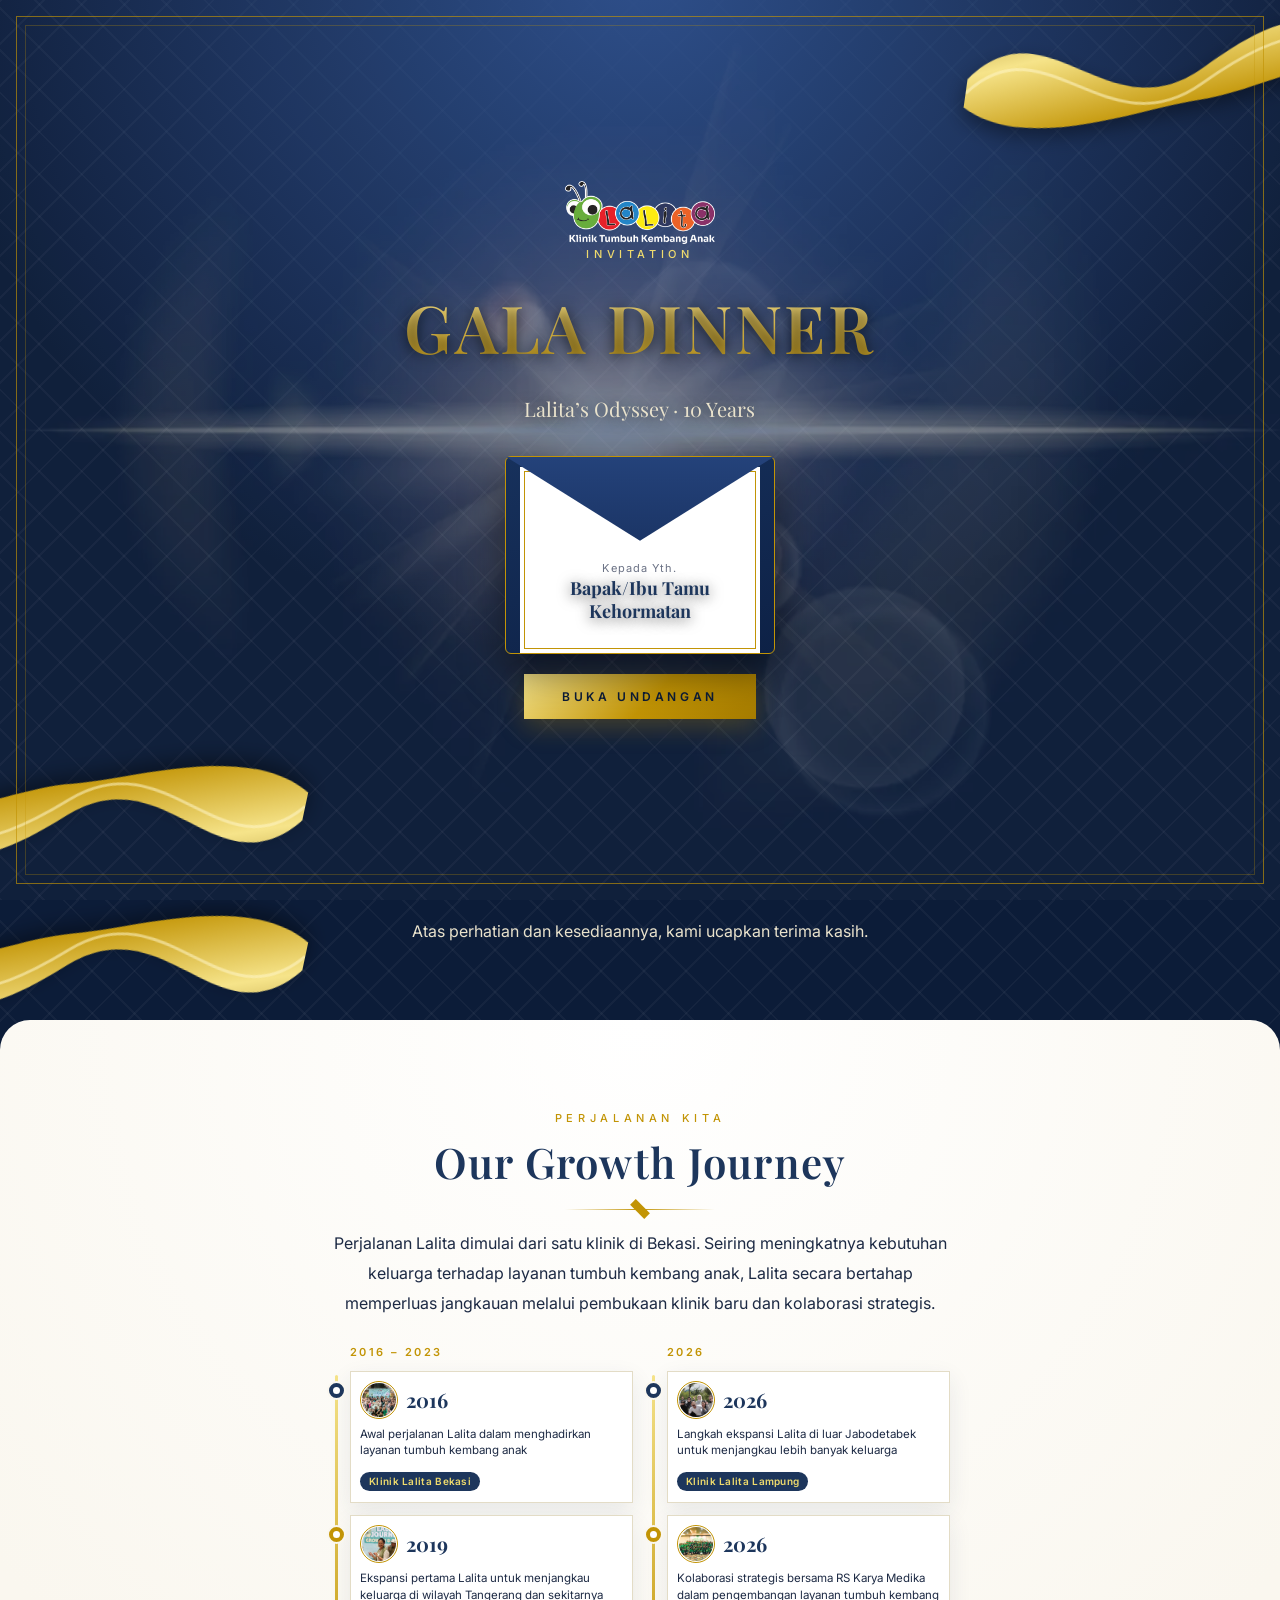
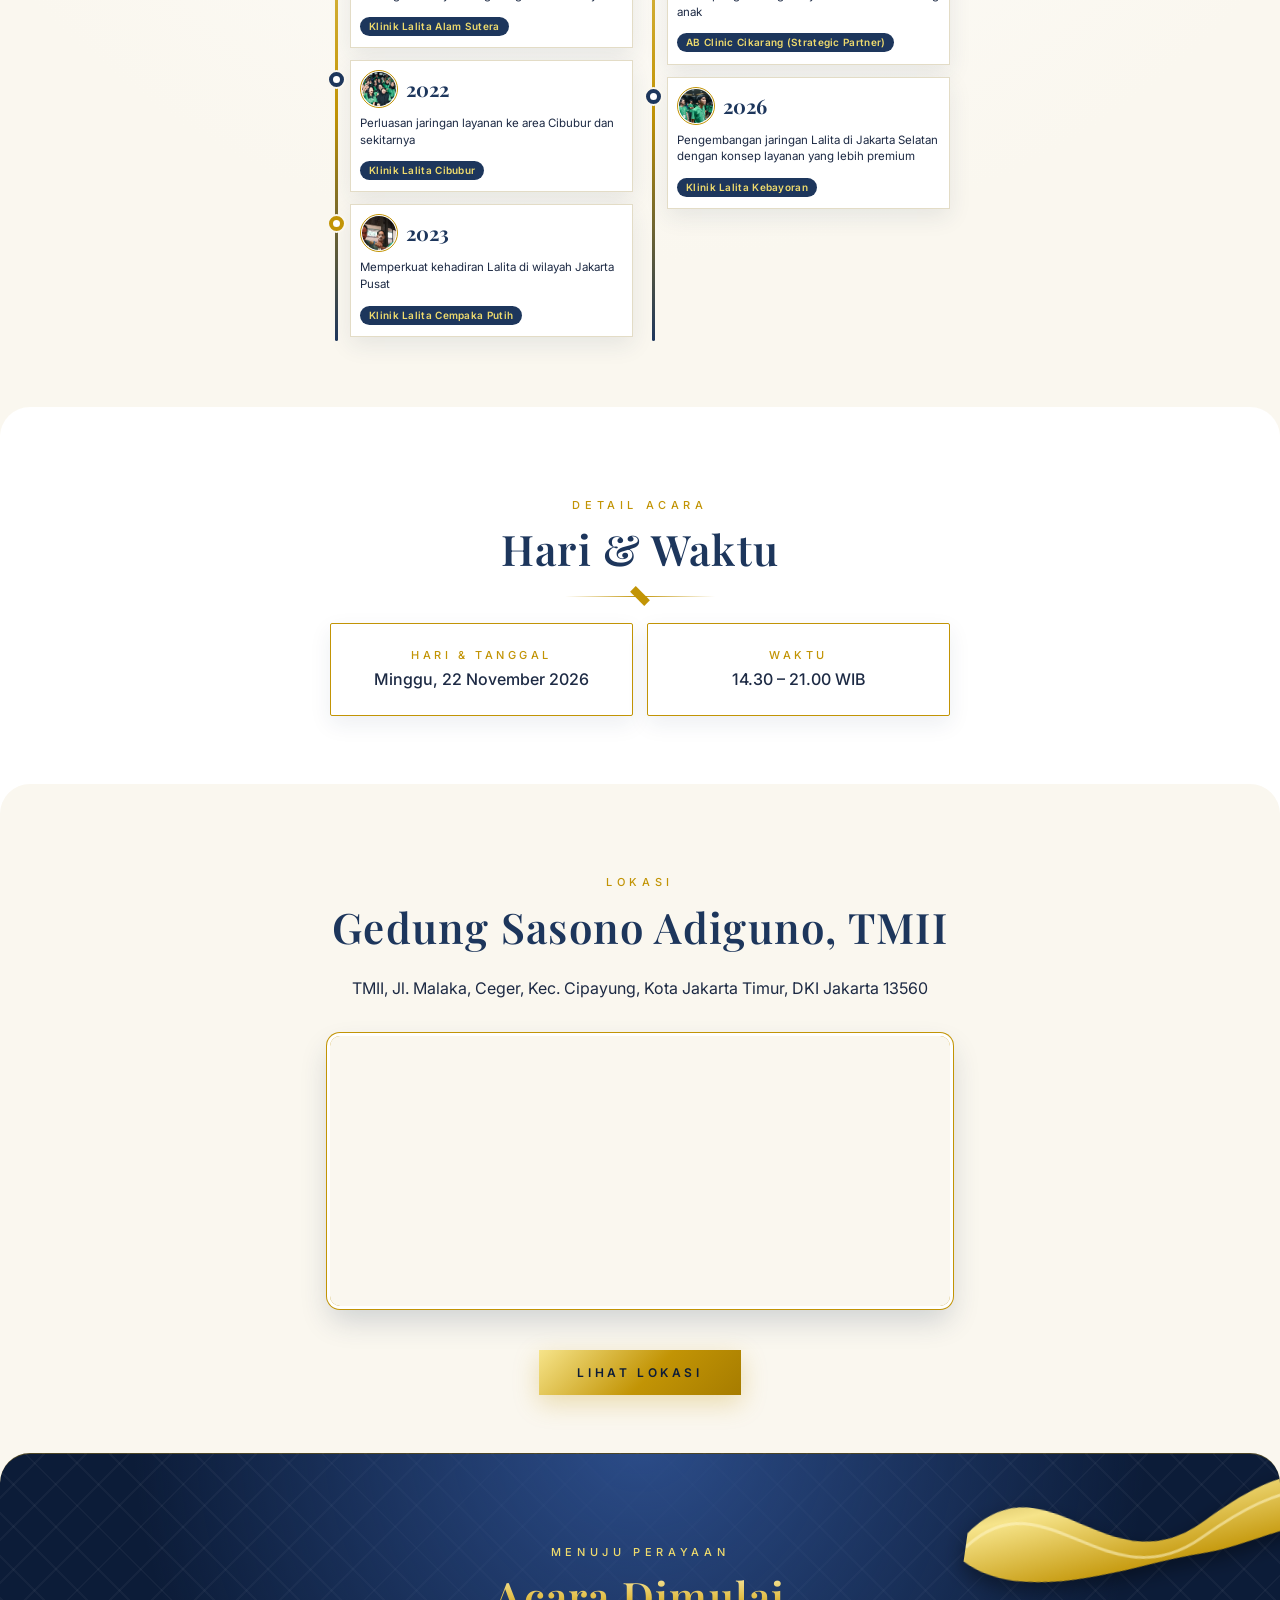
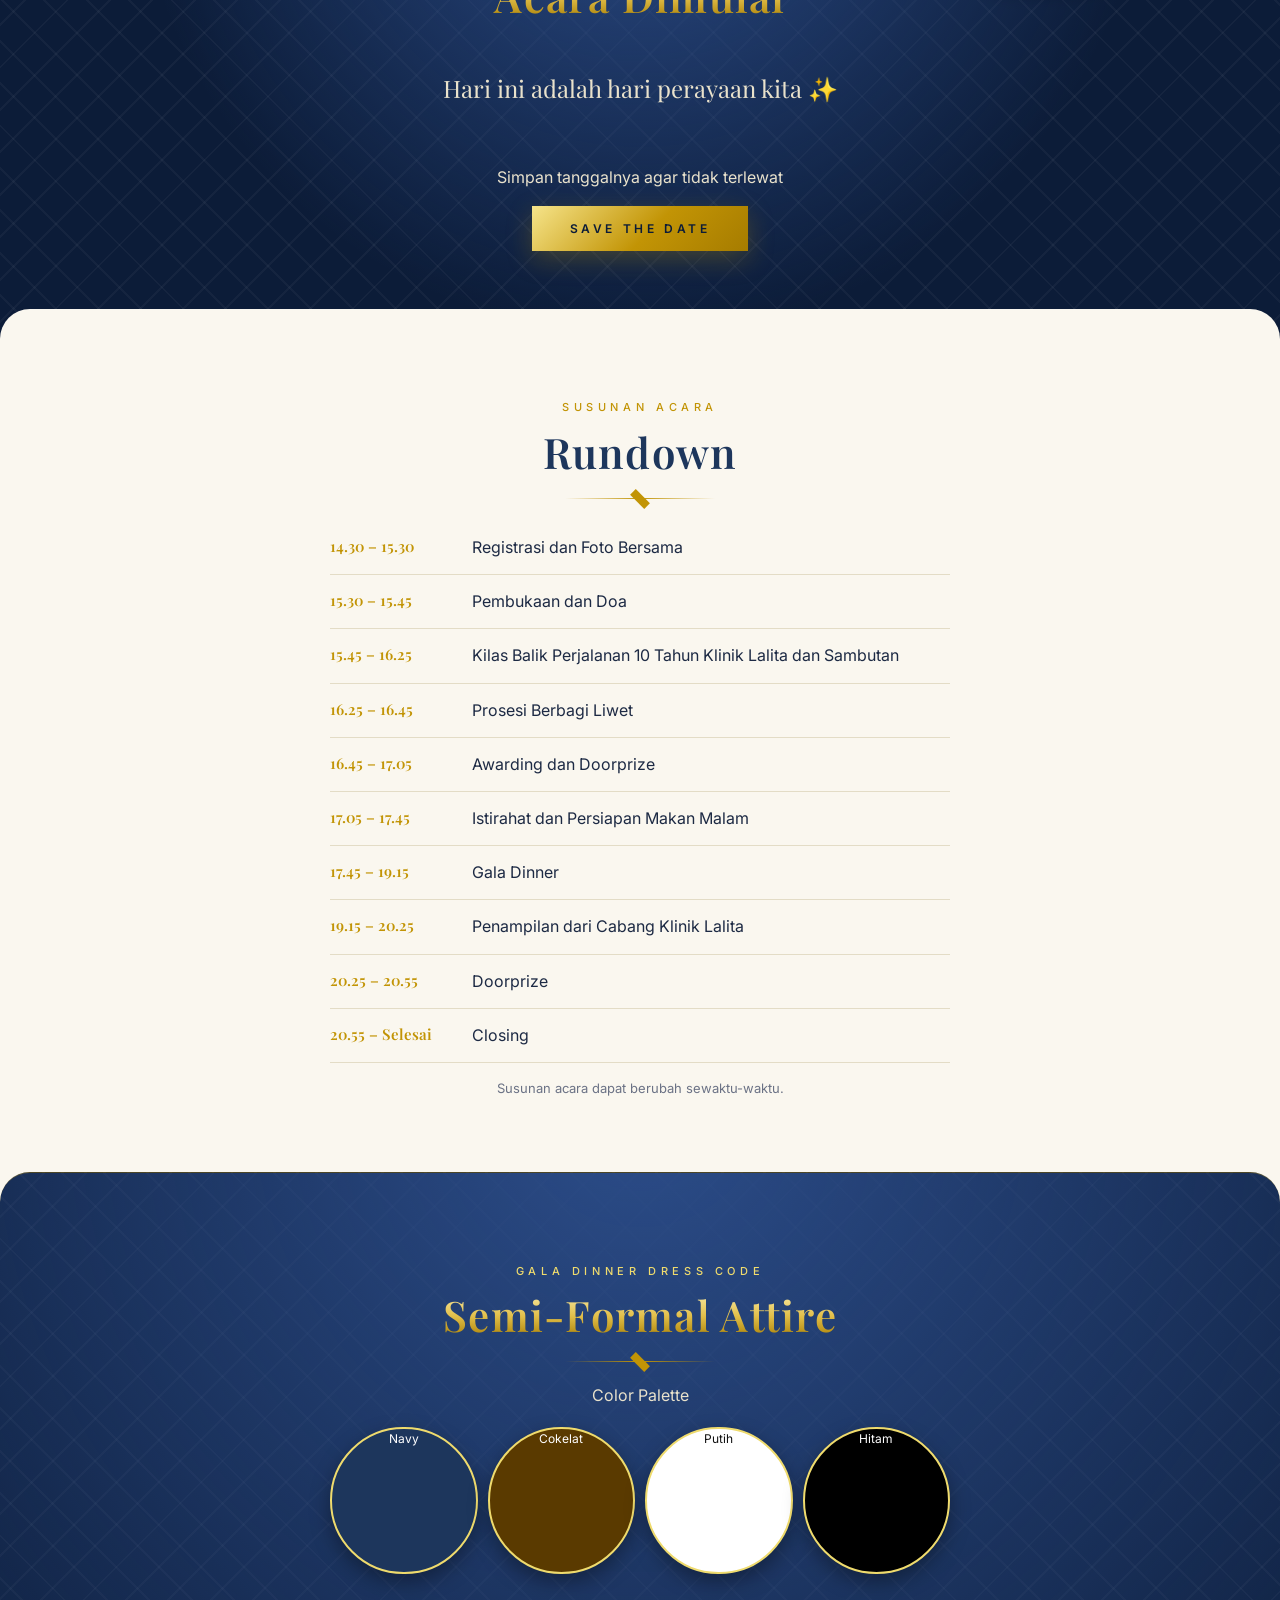
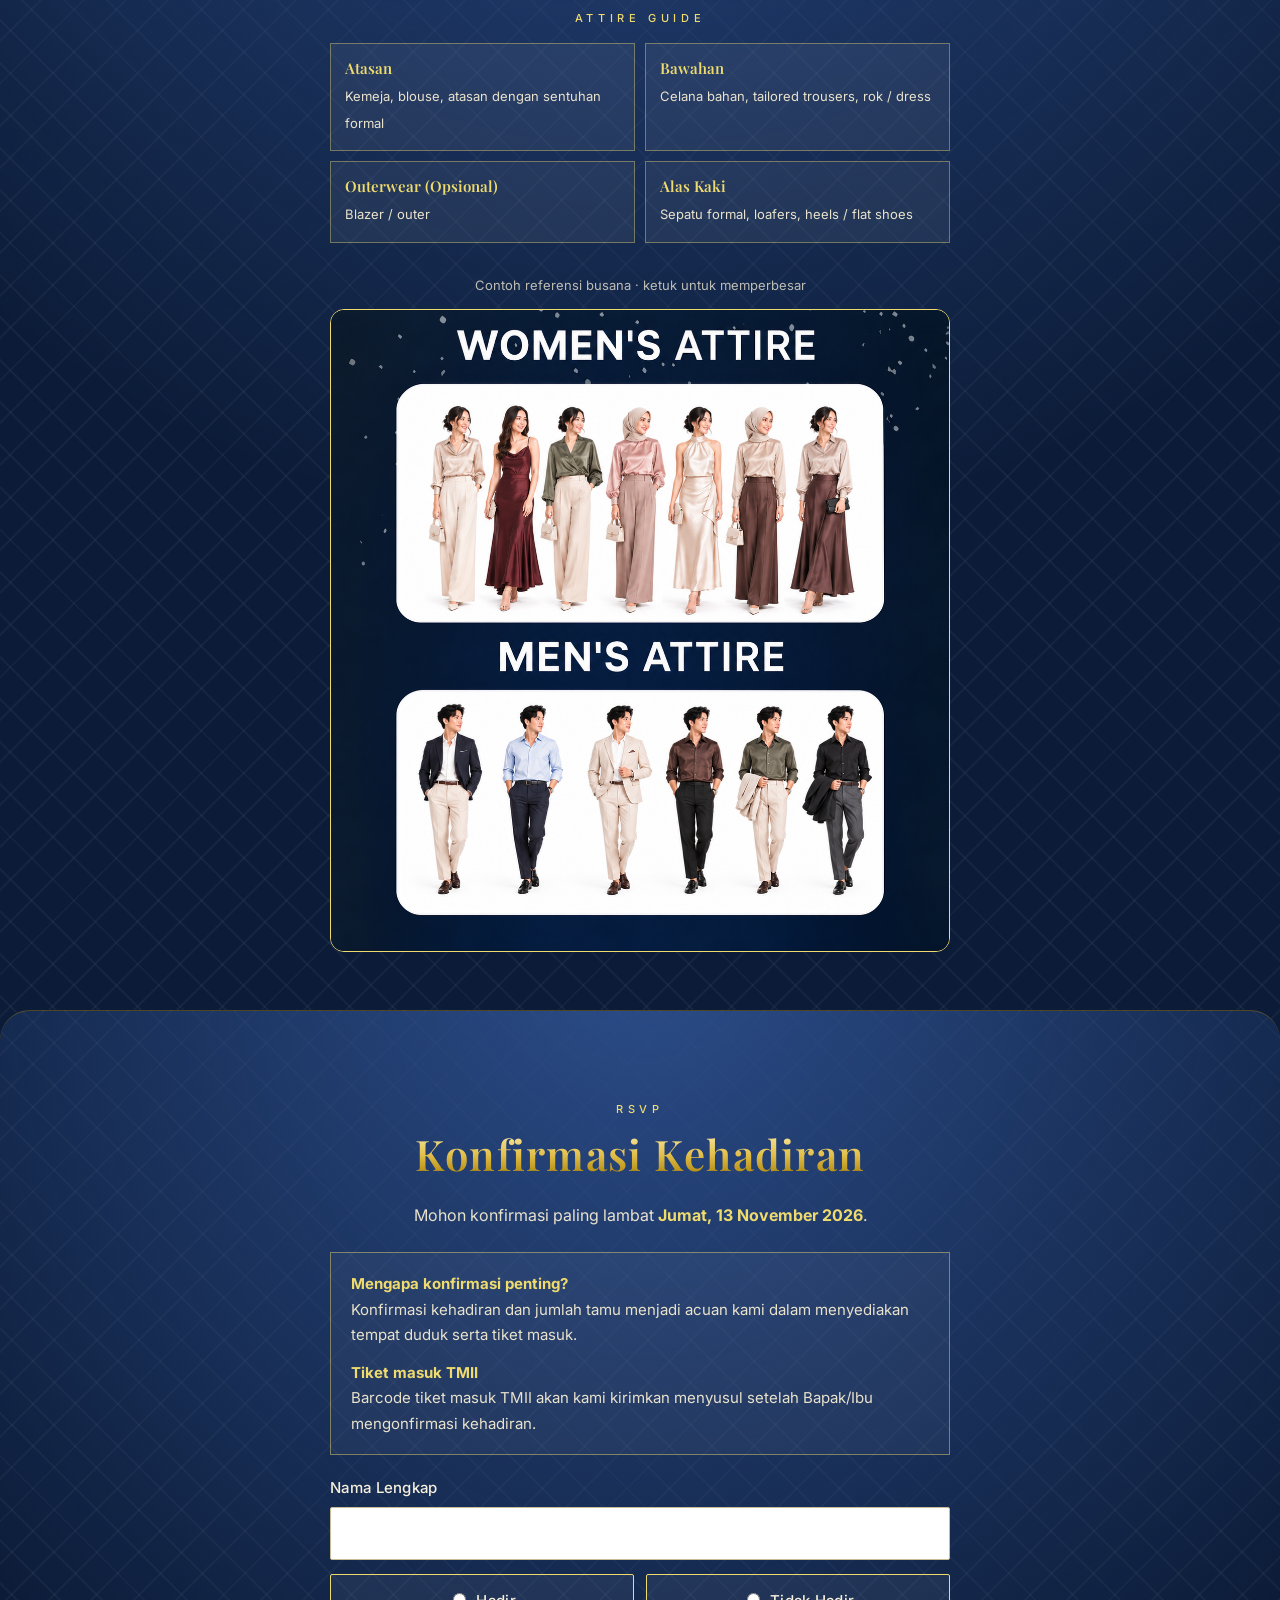
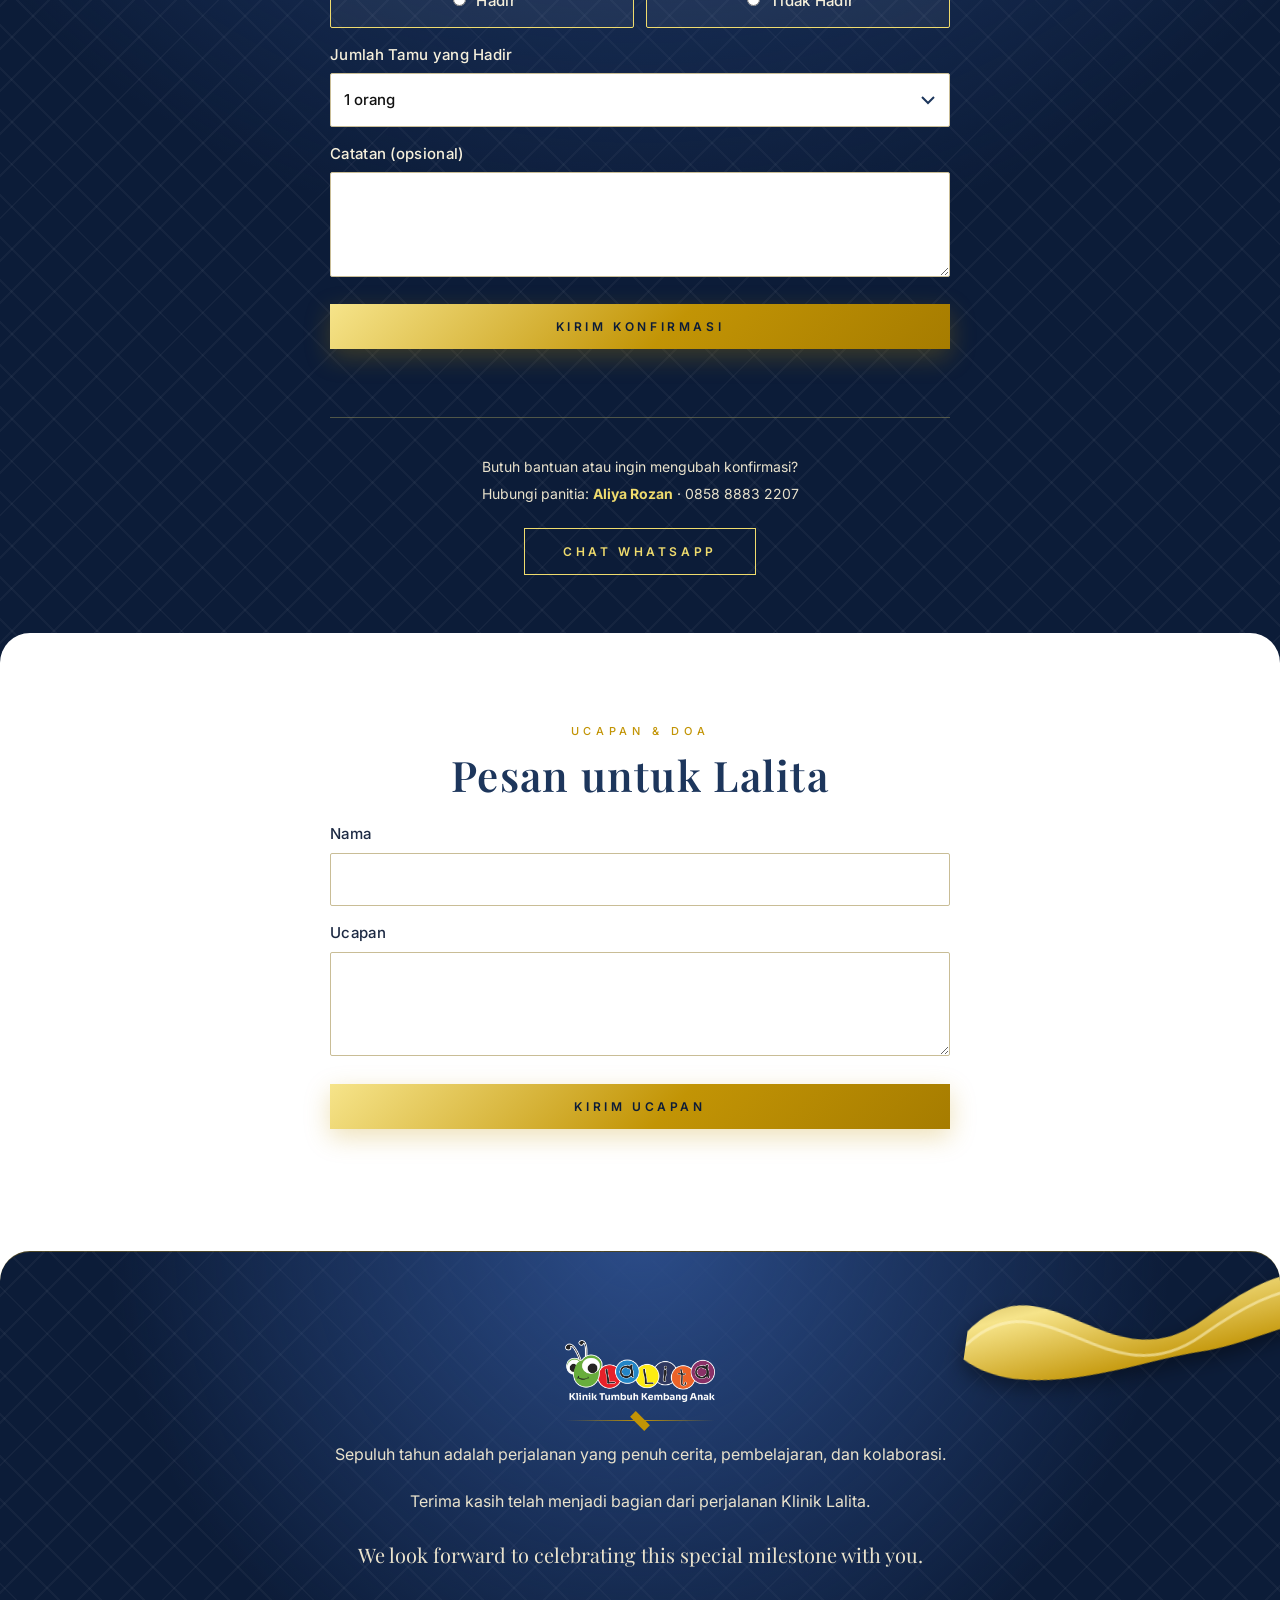
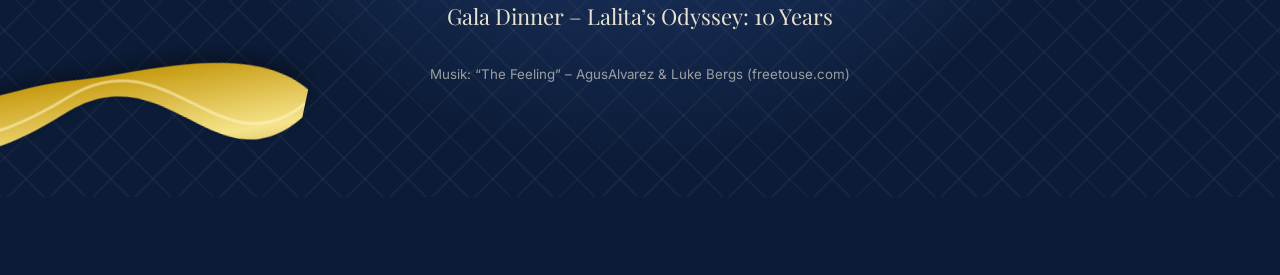
<file: index.html>
<!DOCTYPE html>
<html lang="id"><head>
<meta charset="utf-8"><meta name="viewport" content="width=device-width,initial-scale=1,viewport-fit=cover">
<title>Gala Dinner – Lalita’s Odyssey · 10 Years</title>
<meta name="robots" content="noindex"><meta name="theme-color" content="#0c1c38">
<link href="https://fonts.googleapis.com/css2?family=Inter:wght@400;500;600&family=Playfair+Display:wght@500;600;700&display=swap" rel="stylesheet">
<meta property="og:type" content="website">
<meta property="og:title" content="Gala Dinner – Lalita’s Odyssey · 10 Years">
<meta property="og:description" content="Dengan hormat, kami mengundang Bapak/Ibu pada Gala Dinner Lalita’s Odyssey. Minggu, 22 November 2026, Gedung Sasono Adiguno, TMII.">
<meta property="og:image" content="https://kliniklalita.github.io/UndanganGalaDinner-Lalita/preview.jpg">
<meta property="og:image:width" content="1200"><meta property="og:image:height" content="630">
<meta property="og:url" content="https://kliniklalita.github.io/UndanganGalaDinner-Lalita/">
<link rel="stylesheet" href="style.css">
<link rel="stylesheet" href="elegan.css">
</head><body class="lock">
<svg width="0" height="0" style="position:absolute" aria-hidden="true"><defs><linearGradient id="g" x1="0" x2="1" y1="0" y2="1"><stop offset="0" stop-color="#8a6600"/><stop offset=".35" stop-color="#f6e48a"/><stop offset=".65" stop-color="#c29405"/><stop offset="1" stop-color="#f1d870"/></linearGradient></defs>
<symbol id="rb" viewBox="0 0 320 140"><path d="M0 96C58 20 124 128 196 58S292 6 320 26L320 50C292 30 244 72 196 86S58 152 0 120Z" fill="url(#g)"/><path d="M0 108C58 36 124 140 196 72S292 18 320 38" fill="none" stroke="#fff6c8" stroke-opacity=".55" stroke-width="2.5"/></symbol></svg>
<div class="cf" id="cf"></div>
<div id="cover" class="dk">
  <img class="fl" src="flare.webp" alt=""><svg class="rib r1"><use href="#rb"/></svg><svg class="rib r2"><use href="#rb"/></svg>
  <div class="cw">
    <img src="logo-lalita.png" width="150" alt="Klinik Lalita">
    <p class="eb gl">Invitation</p>
    <h1 class="sf">GALA DINNER</h1>
    <p class="sf" style="font-size:20px;margin:0">Lalita’s Odyssey · 10 Years</p>
    <div id="env"><i class="flap"></i><div class="card"><small>Kepada Yth.</small><b class="gname sf"></b></div></div>
    <button class="btn" id="open">Buka Undangan</button>
  </div>
</div>

<section class="dk"><svg class="rib r1"><use href="#rb"/></svg><svg class="rib r2"><use href="#rb"/></svg><div class="w rv">
  <div class="kop"><div class="logos"><img src="logo-lalita.png" style="height:32px" alt="Klinik Lalita"><span class="vl"></span><img src="logo-odyssey.png" style="height:46px" alt="Lalita’s Odyssey – A Decade of Journey and Beyond"><span class="vl"></span><div class="y10"><b class="sf">10</b><small>YEARS</small></div></div><p class="eb gl" style="margin-top:22px">Invitation</p><h2 class="sf kt">GALA DINNER</h2></div><div class="kline"></div>
  <p class="eb gl">Kepada Yth.</p><h2 class="gname sf"></h2><div class="rule"></div>
  <p>Dengan hormat,</p>
  <p>Dalam rangka merayakan perjalanan satu dekade Klinik Lalita, kami dengan penuh sukacita mengundang Bapak/Ibu untuk hadir dalam acara:</p>
  <p class="evt sf">Gala Dinner – Lalita’s Odyssey: 10 Years<small>A Decade of Journey and Beyond</small></p>
  <p>Kehadiran Bapak/Ibu akan menjadi kehormatan dan kebahagiaan tersendiri bagi kami. Kami menantikan kehadiran Bapak/Ibu untuk merayakan perjalanan, kolaborasi, dan berbagai pencapaian yang telah kita lalui bersama.</p>
  <p>Kami mengharapkan seluruh tamu undangan dapat hadir tepat waktu sesuai jadwal yang telah ditentukan agar seluruh rangkaian acara dapat berjalan dengan lancar.</p>
  <p>Atas perhatian dan kesediaannya, kami ucapkan terima kasih.</p>
</div></section>

<section id="journey"><div class="w rv">
  <p class="eb">Perjalanan Kita</p><h2 class="sf navy">Our Growth Journey</h2><div class="rule"></div>
  <p>Perjalanan Lalita dimulai dari satu klinik di Bekasi. Seiring meningkatnya kebutuhan keluarga terhadap layanan tumbuh kembang anak, Lalita secara bertahap memperluas jangkauan melalui pembukaan klinik baru dan kolaborasi strategis.</p>
  <div class="gj"><div class="gcol"><div class="gh">2016 – 2023</div><div class="gi"><div class="gc"><div class="gt"><img loading="lazy" src="jr1.webp" alt=""><span class="gy sf">2016</span></div><p>Awal perjalanan Lalita dalam menghadirkan layanan tumbuh kembang anak</p><em>Klinik Lalita Bekasi</em></div></div><div class="gi"><div class="gc"><div class="gt"><img loading="lazy" src="jr2.webp" alt=""><span class="gy sf">2019</span></div><p>Ekspansi pertama Lalita untuk menjangkau keluarga di wilayah Tangerang dan sekitarnya</p><em>Klinik Lalita Alam Sutera</em></div></div><div class="gi"><div class="gc"><div class="gt"><img loading="lazy" src="jr3.webp" alt=""><span class="gy sf">2022</span></div><p>Perluasan jaringan layanan ke area Cibubur dan sekitarnya</p><em>Klinik Lalita Cibubur</em></div></div><div class="gi"><div class="gc"><div class="gt"><img loading="lazy" src="jr4.webp" alt=""><span class="gy sf">2023</span></div><p>Memperkuat kehadiran Lalita di wilayah Jakarta Pusat</p><em>Klinik Lalita Cempaka Putih</em></div></div></div><div class="gcol"><div class="gh">2026</div><div class="gi"><div class="gc"><div class="gt"><img loading="lazy" src="jr5.webp" alt=""><span class="gy sf">2026</span></div><p>Langkah ekspansi Lalita di luar Jabodetabek untuk menjangkau lebih banyak keluarga</p><em>Klinik Lalita Lampung</em></div></div><div class="gi"><div class="gc"><div class="gt"><img loading="lazy" src="jr6.webp" alt=""><span class="gy sf">2026</span></div><p>Kolaborasi strategis bersama RS Karya Medika dalam pengembangan layanan tumbuh kembang anak</p><em>AB Clinic Cikarang (Strategic Partner)</em></div></div><div class="gi"><div class="gc"><div class="gt"><img loading="lazy" src="jr7.webp" alt=""><span class="gy sf">2026</span></div><p>Pengembangan jaringan Lalita di Jakarta Selatan dengan konsep layanan yang lebih premium</p><em>Klinik Lalita Kebayoran</em></div></div></div></div><div id="gal" style="display:none"></div>
</div></section>

<section id="detail" style="background:#fff"><div class="w rv">
  <p class="eb">Detail Acara</p><h2 class="sf navy">Hari &amp; Waktu</h2><div class="rule"></div>
  <div class="grid">
    <a class="it" id="cal" target="_blank" rel="noopener"><i>Hari &amp; Tanggal</i><span data-c="dateText"></span></a>
    <a class="it" id="cal2" target="_blank" rel="noopener"><i>Waktu</i><span data-c="timeText"></span></a>
  </div>
</div></section>

<section id="venue"><div class="w rv">
  <p class="eb">Lokasi</p><h2 class="sf navy" data-c="venue"></h2><p data-c="address"></p>
  <iframe id="map" title="Peta lokasi" loading="lazy" referrerpolicy="no-referrer-when-downgrade"></iframe>
  <a class="btn" id="maps" target="_blank" rel="noopener">Lihat Lokasi</a>
</div></section>

<section class="dk" id="cd"><svg class="rib r1"><use href="#rb"/></svg><div class="w rv">
  <p class="eb gl">Menuju Perayaan</p><h2 class="sf" id="cdt">Hitung Mundur</h2><div class="cds" id="cds"></div>
  <p style="margin:26px 0 0">Simpan tanggalnya agar tidak terlewat</p><a class="btn" id="cal3" target="_blank" rel="noopener">Save the Date</a>
</div></section>

<section id="rundown"><div class="w rv">
  <p class="eb">Susunan Acara</p><h2 class="sf navy">Rundown</h2><div class="rule"></div>
  <ul class="tl">
    <li><b>14.30 – 15.30</b><span>Registrasi dan Foto Bersama</span></li>
    <li><b>15.30 – 15.45</b><span>Pembukaan dan Doa</span></li>
    <li><b>15.45 – 16.25</b><span>Kilas Balik Perjalanan 10 Tahun Klinik Lalita dan Sambutan</span></li>
    <li><b>16.25 – 16.45</b><span>Prosesi Berbagi Liwet</span></li>
    <li><b>16.45 – 17.05</b><span>Awarding dan Doorprize</span></li>
    <li><b>17.05 – 17.45</b><span>Istirahat dan Persiapan Makan Malam</span></li>
    <li><b>17.45 – 19.15</b><span>Gala Dinner</span></li>
    <li><b>19.15 – 20.25</b><span>Penampilan dari Cabang Klinik Lalita</span></li>
    <li><b>20.25 – 20.55</b><span>Doorprize</span></li>
    <li><b>20.55 – Selesai</b><span>Closing</span></li>
  </ul>
  <p style="font-size:13px;color:#6b7285">Susunan acara dapat berubah sewaktu-waktu.</p>
</div></section>

<section class="dk" id="dress"><div class="w rv">
  <p class="eb gl">Gala Dinner Dress Code</p><h2 class="sf" data-c="dressCode"></h2><div class="rule"></div>
  <p>Color Palette</p><div class="sw" id="sw"></div>
  <p class="eb gl" style="margin-top:34px">Attire Guide</p><div class="ag"><div><b>Atasan</b><span>Kemeja, blouse, atasan dengan sentuhan formal</span></div><div><b>Bawahan</b><span>Celana bahan, tailored trousers, rok / dress</span></div><div><b>Outerwear (Opsional)</b><span>Blazer / outer</span></div><div><b>Alas Kaki</b><span>Sepatu formal, loafers, heels / flat shoes</span></div></div>
  <p style="margin:30px 0 0;font-size:13px;opacity:.8">Contoh referensi busana · ketuk untuk memperbesar</p>
  <a href="attire.webp" target="_blank" rel="noopener"><img class="att" loading="lazy" src="attire.webp" alt="Contoh busana wanita dan pria"></a>
  <div class="two" style="display:none"><div><ul id="men"></ul></div><div><ul id="women"></ul></div></div>
</div></section>

<section class="dk" id="rsvpS"><div class="w rv">
  <p class="eb gl">RSVP</p><h2 class="sf">Konfirmasi Kehadiran</h2>
  <p>Mohon konfirmasi paling lambat <b class="gl" data-c="rsvpDeadline"></b>.</p>
  <div class="note"><p><b class="gl">Mengapa konfirmasi penting?</b><br>Konfirmasi kehadiran dan jumlah tamu menjadi acuan kami dalam menyediakan tempat duduk serta tiket masuk.</p>
  <p><b class="gl">Tiket masuk TMII</b><br>Barcode tiket masuk TMII akan kami kirimkan menyusul setelah Bapak/Ibu mengonfirmasi kehadiran.</p></div>
  <form id="rsvp" novalidate>
    <input name="website" tabindex="-1" autocomplete="off" class="hp" aria-hidden="true">
    <label>Nama Lengkap<input id="rn" name="name" maxlength="80" required></label>
    <div class="rad"><label><input type="radio" name="att" value="Hadir"> Hadir</label><label><input type="radio" name="att" value="Tidak Hadir"> Tidak Hadir</label></div>
    <label id="nw">Jumlah Tamu yang Hadir<select name="n"></select></label>
    <label>Catatan (opsional)<textarea name="notes" maxlength="300" rows="3"></textarea></label>
    <button class="btn" type="submit">Kirim Konfirmasi</button><p id="rm" role="status"></p>
  </form>
  <div class="help"><p>Butuh bantuan atau ingin mengubah konfirmasi?<br>Hubungi panitia: <b class="gl">Aliya Rozan</b> · 0858 8883 2207</p>
  <a class="btn ghost" href="https://wa.me/6285888832207?text=Halo%20Kak%20Aliya%2C%20saya%20ingin%20bertanya%20tentang%20undangan%20Gala%20Dinner%20Lalita." target="_blank" rel="noopener">Chat WhatsApp</a></div>
</div></section>

<section id="wish" style="background:#fff"><div class="w rv">
  <p class="eb">Ucapan &amp; Doa</p><h2 class="sf navy">Pesan untuk Lalita</h2>
  <form id="mf" novalidate><input name="website" tabindex="-1" autocomplete="off" class="hp" aria-hidden="true">
    <label>Nama<input id="mn" name="name" maxlength="80"></label>
    <label>Ucapan<textarea name="msg" maxlength="400" rows="3"></textarea></label>
    <button class="btn" type="submit">Kirim Ucapan</button><p id="mm" role="status"></p></form>
  <div id="msgs"></div>
</div></section>

<section class="dk" id="end"><svg class="rib r1"><use href="#rb"/></svg><svg class="rib r2"><use href="#rb"/></svg><div class="w rv">
  <img src="logo-lalita.png" width="150" alt="Klinik Lalita"><div class="rule"></div>
  <p>Sepuluh tahun adalah perjalanan yang penuh cerita, pembelajaran, dan kolaborasi.</p>
  <p>Terima kasih telah menjadi bagian dari perjalanan Klinik Lalita.</p>
  <p class="sf gl" style="font-size:20px">We look forward to celebrating this special milestone with you.</p>
  <p class="sf" style="font-size:22px">Gala Dinner – Lalita’s Odyssey: 10 Years</p>
  <small id="cr" style="opacity:.6"></small>
</div></section>

<nav id="nav"><a href="#detail">Acara</a><a href="#venue">Lokasi</a><a href="#rsvpS">RSVP</a><a href="#wish">Ucapan</a><button id="mus" aria-label="Musik">♪</button></nav>
<audio id="au" loop preload="none" src="music.mp3"></audio>
<script src="config.js"></script><script src="app.js"></script>
<script>document.getElementById("cal3").href=document.getElementById("cal").href</script>
<script>
(function(){
 var LOOP=false; /* true = kilauan terus muncul setelah undangan dibuka */
 var $=function(i){return document.getElementById(i)},R=Math.random;
 function mk(t,cls,css){var e=document.createElement(t);e.className=cls;e.style.cssText=css;return e}
 function burst(){
  var c=$('cf');c.innerHTML='';c.className='cf';
  for(var i=0;i<26;i++){var a=R()*6.283,d=90+R()*190;c.appendChild(mk('b','bp','--dx:'+Math.cos(a)*d+'px;--dy:'+Math.sin(a)*d+'px;animation-delay:'+R()*.25+'s'))}
  for(i=0;i<48;i++)c.appendChild(mk('i','pc','left:'+R()*100+'%;width:'+(4+R()*5)+'px;height:'+(6+R()*9)+'px;animation-duration:'+(6+R()*7)+'s;animation-delay:'+(.4+R()*3)+'s;background:'+(R()>.4?'#efdb6d':'#c29405')));
  for(i=0;i<24;i++)c.appendChild(mk('s','st','left:'+R()*96+'%;top:'+R()*92+'%;animation-duration:'+(1.6+R()*1.8)+'s;animation-delay:'+R()*3+'s'));
  if(!LOOP){setTimeout(function(){c.classList.add('fade')},8000);setTimeout(function(){c.innerHTML=''},11500)}
 }
 $('open').addEventListener('click',burst);
})();
</script>
</body></html>
</file>
<file: style.css>
:root{--navy:#1d365c;--deep:#0c1c38;--gold:#c29405;--gl:#efdb6d;--ink:#1d2a44;--ivory:#faf7ef}
*{box-sizing:border-box}html{scroll-behavior:smooth}
body{margin:0;font:400 16px/1.7 Inter,system-ui,sans-serif;color:var(--ink);background:var(--deep);text-align:center;padding-bottom:78px;-webkit-text-size-adjust:100%;overflow-x:hidden}
body.lock{overflow:hidden}
h1,h2,h3,.sf{font-family:"Playfair Display",Georgia,serif}
img{max-width:100%;display:block;margin:auto}
section{position:relative;padding:84px 22px 78px;overflow:hidden;background:var(--ivory)}
section+section{margin-top:-30px;border-radius:30px 30px 0 0}
#journey{background:radial-gradient(circle at 50% 0,#fff,var(--ivory) 70%)}
#detail,#wish{background:#fff}
.w{position:relative;z-index:2;max-width:620px;margin:auto}
.dk,#cover{color:#f6f0dc;background:radial-gradient(circle at 50% -5%,#2c4d8a,transparent 62%),repeating-linear-gradient(135deg,rgba(255,255,255,.035) 0 2px,transparent 2px 30px),repeating-linear-gradient(45deg,rgba(255,255,255,.035) 0 2px,transparent 2px 30px),var(--deep)}
section.dk{background-color:var(--deep)}
.gl{color:var(--gl)}.navy{color:var(--navy)}
h2{font-size:clamp(28px,7vw,40px);margin:.2em 0 .5em;font-weight:600}
.eb{letter-spacing:.32em;text-transform:uppercase;font-size:12px;color:var(--gold);margin:0}
.dk .eb,#cover .eb{color:var(--gl)}
.rule{height:1px;width:110px;margin:18px auto;background:linear-gradient(90deg,transparent,var(--gold),transparent);position:relative}
.rule:after{content:"◆";position:absolute;left:50%;top:50%;transform:translate(-50%,-52%);font-size:9px;color:var(--gold);background:inherit;padding:0 6px}
.rv{opacity:0;transform:translateY(26px);transition:opacity .9s,transform .9s}.rv.in{opacity:1;transform:none}
.btn{display:inline-block;margin-top:20px;padding:15px 38px;background:linear-gradient(135deg,#f6e48a,var(--gold) 55%,#a67c00);color:#0c1c38;border:0;border-radius:40px;font:600 13px Inter,sans-serif;letter-spacing:.16em;text-transform:uppercase;text-decoration:none;cursor:pointer;box-shadow:0 8px 24px rgba(194,148,5,.35)}
.btn:disabled{opacity:.5}
.ten{font:700 clamp(130px,42vw,210px)/1 "Playfair Display",serif;background:linear-gradient(180deg,#f6e48a,var(--gold) 55%,#8a6600);-webkit-background-clip:text;background-clip:text;color:transparent;filter:drop-shadow(0 6px 18px rgba(194,148,5,.3))}
.yrs{margin-top:-18px!important;font-size:15px!important;letter-spacing:.5em!important}
/* ribbons + confetti */
.rib{position:absolute;width:min(78vw,380px);height:130px;z-index:1;pointer-events:none;filter:drop-shadow(0 8px 10px rgba(0,0,0,.35))}
.r1{top:-6px;right:-70px;transform:rotate(8deg)}.r2{bottom:8px;left:-80px;transform:rotate(-168deg)}
.r3{top:-22px;right:-60px;width:220px;height:90px;transform:rotate(10deg)}
.cf{position:fixed;inset:0;z-index:70;pointer-events:none;overflow:hidden}
.cf i{position:absolute;top:-20px;border-radius:2px;opacity:.85;animation:fall linear infinite}
@keyframes fall{to{transform:translateY(112vh) rotate(540deg) translateX(30px)}}
/* cover */
#cover{position:fixed;inset:0;z-index:50;display:flex;align-items:center;justify-content:center;transition:opacity 1s,visibility 1s;overflow:hidden}
#cover.gone{opacity:0;visibility:hidden}
.fl{position:absolute;inset:0;width:100%;height:100%;object-fit:cover;mix-blend-mode:screen;opacity:.55;animation:fl 8s ease-in-out infinite alternate}
@keyframes fl{to{transform:scale(1.12);opacity:.85}}
.cw{position:relative;z-index:2;padding:20px}.cw h1{font-size:clamp(42px,12vw,66px);margin:.1em 0;letter-spacing:.04em;background:linear-gradient(180deg,#fff,#f6e48a);-webkit-background-clip:text;background-clip:text;color:transparent}
#env{position:relative;width:270px;height:156px;margin:28px auto 0;background:linear-gradient(160deg,#17315c,#0d2146);border:1px solid var(--gold);border-radius:6px;perspective:600px;box-shadow:0 18px 40px rgba(0,0,0,.5)}
#env .card{position:absolute;left:14px;right:14px;top:10px;bottom:0;background:#fff;color:var(--navy);padding:14px 8px;transition:transform 1s .5s;z-index:1;outline:1px solid var(--gold);outline-offset:-5px}
#env .card small{display:block;color:#6b7285;font-size:12px}#env .card b{font-size:20px}
#env .flap{position:absolute;inset:0 0 auto;height:84px;background:linear-gradient(180deg,#24427a,#1b3566);clip-path:polygon(0 0,100% 0,50% 100%);transform-origin:top;transition:transform .7s;z-index:2}
#env.open .flap{transform:rotateX(180deg);z-index:0}#env.open .card{transform:translateY(-48px)}
/* hero + letter */
.hero{min-height:100svh;display:flex;align-items:center;padding-top:60px}
.big{font-size:clamp(44px,13vw,72px);margin:.1em 0 .2em;letter-spacing:.04em;background:linear-gradient(180deg,#fff,#f6e48a);-webkit-background-clip:text;background-clip:text;color:transparent}
.pillname{display:inline-block;padding:12px 30px;border:1px solid var(--gl);border-radius:50px;background:rgba(255,255,255,.07);backdrop-filter:blur(6px)}
.pillname small{display:block;font-size:12px;opacity:.75}.pillname b{font-size:24px}
.hd{margin:20px 0 0;font-size:15px;letter-spacing:.04em}
.scroll{font-size:30px;color:var(--gl);animation:bob 1.8s ease-in-out infinite;margin-top:14px}@keyframes bob{50%{transform:translateY(8px)}}
.letter{padding-top:70px}
.paper{position:relative;overflow:hidden;background:#fff;color:var(--ink);padding:40px 26px;border-radius:6px;outline:1px solid var(--gold);outline-offset:-10px;box-shadow:0 24px 60px rgba(0,0,0,.45)}
.paper h2{color:var(--navy)}.paper .eb{color:var(--gold)}
.paper>*:not(.rib){position:relative;z-index:2}
.ev{font-size:23px;color:var(--navy);line-height:1.35}.ev small{display:block;font-size:15px;font-style:italic;color:var(--gold);margin-top:4px}
/* journey */
#gal{display:grid;grid-template-columns:1fr 1fr;gap:16px;margin:30px 0}
#gal figure{margin:0;padding:8px 8px 4px;background:#fff;border:1px solid #e6d9a8;box-shadow:0 12px 30px rgba(29,54,92,.18)}
#gal figure:first-child{grid-column:1/-1}#gal figure:nth-child(2){transform:rotate(-1.8deg)}#gal figure:nth-child(3){transform:rotate(1.8deg)}
#gal img{width:100%;aspect-ratio:3/2;object-fit:cover}#gal figcaption{font:italic 13px "Playfair Display",serif;color:#6b7285;padding:8px 2px}
.pl{display:grid;grid-template-columns:repeat(3,1fr);gap:10px;font-size:12px;line-height:1.4}
.pl div{padding:16px 8px;border-top:2px solid var(--gold);background:#fff;box-shadow:0 6px 18px rgba(29,54,92,.08)}.pl b{display:block;font-size:18px;color:var(--navy);margin-bottom:4px}
/* countdown */
.cds{display:flex;gap:10px;justify-content:center;margin-top:10px}
.cds div{flex:1;max-width:100px;padding:16px 4px;border:1px solid var(--gold);border-radius:12px;background:linear-gradient(180deg,rgba(255,255,255,.1),rgba(255,255,255,.02));box-shadow:0 0 24px rgba(239,219,109,.12)}
.cds b{display:block;font:600 34px "Playfair Display",serif;color:var(--gl)}.cds span{font-size:11px;letter-spacing:.16em;text-transform:uppercase}
/* details */
.grid{display:grid;gap:14px;margin:26px 0 10px}
.it{display:block;padding:22px 18px;border:1px solid #e6d9a8;border-radius:10px;background:linear-gradient(180deg,#fff,var(--ivory));color:var(--ink);text-decoration:none;box-shadow:0 8px 22px rgba(29,54,92,.08)}
.it svg{width:30px;height:30px;stroke:var(--gold);fill:none;stroke-width:1.6;stroke-linecap:round;stroke-linejoin:round;margin:0 auto 6px}
.it i{display:block;font-style:normal;font-size:11px;letter-spacing:.22em;text-transform:uppercase;color:var(--gold);margin-bottom:2px}
.it span,.it{font-weight:500}a.it{border-color:var(--gold)}.note{font-size:13px;color:#6b7285}
/* dress */
.sw{display:grid;grid-template-columns:repeat(4,1fr);gap:10px;margin:16px 0 28px}
.sw div{height:auto!important;aspect-ratio:1;border-radius:50%!important;border:2px solid var(--gl)!important;font-size:12px;box-shadow:0 8px 20px rgba(0,0,0,.35)}
.two{display:grid;grid-template-columns:1fr 1fr;gap:14px;text-align:left}
.glass{background:rgba(255,255,255,.06);border:1px solid rgba(239,219,109,.45);border-radius:12px;padding:18px;backdrop-filter:blur(6px)}
.glass h3{color:var(--gl);margin:0 0 6px;font-size:20px}.two ul{padding-left:18px;margin:0;font-size:14px}
/* venue + forms */
iframe{width:100%;height:270px;border:0;border-radius:10px;margin:16px 0;box-shadow:0 0 0 3px #fff,0 0 0 4px var(--gold),0 14px 30px rgba(29,54,92,.2)}
form{text-align:left;margin-top:20px}form.glass{padding:22px}
label{display:block;font-size:13px;margin-top:14px;letter-spacing:.04em}
input:not([type=radio]),textarea,select{width:100%;margin-top:6px;padding:13px;border:1px solid #c9bd96;border-radius:8px;font:inherit;background:#fff;color:#111}
input[readonly]{background:#eef0f5}
.rad{display:flex;gap:12px;margin-top:14px}.rad label{flex:1;margin:0;padding:13px;border:1px solid var(--gl);border-radius:8px;text-align:center;cursor:pointer;background:rgba(255,255,255,.05)}
.rad input{width:auto;margin-right:6px;accent-color:#c29405}.hp{position:absolute;left:-9999px}
form .btn{width:100%}#rm,#mm{min-height:24px;text-align:center;font-size:14px}
#wish form label{color:var(--ink)}
#msgs{margin-top:26px;text-align:left}.m{padding:14px 16px;border-left:3px solid var(--gold);background:var(--ivory);margin-bottom:12px;border-radius:0 8px 8px 0}.m b{font-family:"Playfair Display",serif;color:var(--navy)}.m p{margin:4px 0 0;font-size:15px}
#end{padding-bottom:110px}
#nav{position:fixed;left:50%;transform:translateX(-50%);bottom:max(12px,env(safe-area-inset-bottom));z-index:80;display:flex;gap:4px;align-items:center;padding:6px 8px;background:rgba(12,28,56,.92);border:1px solid var(--gold);border-radius:30px;backdrop-filter:blur(8px)}
#nav a,#nav button{color:var(--gl);text-decoration:none;font:500 12px Inter,sans-serif;padding:8px 10px;background:none;border:0;cursor:pointer}
#nav button{font-size:16px;border-left:1px solid #3a537f}#nav button.off{opacity:.4}
@media(prefers-reduced-motion:reduce){*{animation:none!important;transition:none!important}.rv{opacity:1;transform:none}.cf{display:none}}
</file>
<file: elegan.css>
/* ===== Lapisan tampilan elegan (dimuat setelah style.css) ===== */
:root{--serif:"Playfair Display",Georgia,serif}

/* Tipografi (tetap Playfair agar senada dengan poster resmi) */
h1,h2,h3,.sf{font-family:var(--serif)}
h1{font-weight:600;letter-spacing:.06em}
h2{font-size:clamp(28px,7vw,42px);font-weight:600;letter-spacing:.03em;line-height:1.2}
.eb{font-size:11px;font-weight:500;letter-spacing:.42em}
p{line-height:1.9}
.dk p{color:#e9e2cc}
section{padding:88px 24px}

/* Judul emas (gold foil) pada bagian gelap */
#cover h1,.dk h2{background:linear-gradient(180deg,#fbefb0 0%,#e2bf4a 52%,#a67c00 100%);-webkit-background-clip:text;background-clip:text;color:transparent}

/* Bingkai emas ganda di cover */
#cover::before{content:"";position:absolute;inset:16px;border:1px solid rgba(194,148,5,.65);pointer-events:none;z-index:2}
#cover::after{content:"";position:absolute;inset:25px;border:1px solid rgba(194,148,5,.28);pointer-events:none;z-index:2}

/* Garis hias dengan berlian di tengah */
.rule{width:150px;position:relative;overflow:visible}
.rule::after{content:"";position:absolute;left:50%;top:50%;width:8px;height:8px;background:var(--gold);transform:translate(-50%,-50%) rotate(45deg)}

/* Garis tipis pemisah bagian gelap */
section.dk{border-top:1px solid rgba(194,148,5,.35)}

/* Tombol dan kartu lebih tegas dan ramping */
.btn{border-radius:0;font-size:12px;letter-spacing:.3em;padding:15px 38px;box-shadow:0 8px 26px rgba(194,148,5,.28)}
.btn.ghost{background:none;border:1px solid var(--gl);color:var(--gl);box-shadow:none;margin-top:6px}
.it{border-radius:2px;padding:22px 18px;background:#fff}
.it i{letter-spacing:.32em}
a.it{border-color:var(--gold)}
.cds div{border-radius:2px;border-color:rgba(194,148,5,.7);background:rgba(255,255,255,.04)}
.cds b{font:600 32px/1.1 var(--serif)}
#gal img{border-radius:2px;border:1px solid var(--gold);padding:6px;background:#fff}
.m{background:#fff;border-left-width:2px}
.m b{font-family:var(--serif);font-size:17px}

/* Gerak masuk lebih halus */
.rv{transform:translateY(16px);transition:opacity 1.2s ease,transform 1.2s ease}

/* Form RSVP */
label{font-size:15px;font-weight:500;letter-spacing:.02em}
input:not([type=radio]),textarea,select{border-radius:2px}
select{-webkit-appearance:none;appearance:none;padding-right:40px;background:#fff url("data:image/svg+xml,%3Csvg xmlns='http://www.w3.org/2000/svg' width='14' height='9' viewBox='0 0 14 9'%3E%3Cpath d='M1 1l6 6 6-6' fill='none' stroke='%231d365c' stroke-width='2'/%3E%3C/svg%3E") no-repeat right 14px center}
.rad label{border-radius:2px}
.rad label:has(input:checked){background:rgba(239,219,109,.2);border:2px solid var(--gl);font-weight:600}
.help{margin-top:30px;padding-top:22px;border-top:1px solid rgba(239,219,109,.3);font-size:14px}

/* Rundown */
.tl{list-style:none;margin:22px 0 0;padding:0;text-align:left}
.tl li{display:grid;grid-template-columns:128px 1fr;gap:14px;padding:13px 0;border-bottom:1px solid #e3dcc6}
.tl b{font:600 15px/1.7 var(--serif);color:var(--gold)}

/* Catatan konfirmasi (acuan kursi dan tiket) */
.note{margin:22px 0 6px;padding:18px 20px;border:1px solid rgba(239,219,109,.45);background:rgba(255,255,255,.04);text-align:left;font-size:15px}
.note p{margin:0 0 12px;line-height:1.7}.note p:last-child{margin:0}

/* Halaman pembuka: tampil penuh satu layar setelah undangan dibuka */
#intro{min-height:100svh;display:flex;align-items:center;justify-content:center}
#intro .w{width:100%}


/* ===== Revisi 2 ===== */
/* Amplop: nama tamu tidak tertutup lipatan */
#env{height:198px}#env .card{padding-top:92px}#env .card small{font-size:11px;letter-spacing:.1em}#env .card b{font-size:18px;line-height:1.25;display:block}
#cover .sf{text-shadow:0 2px 14px rgba(0,0,0,.65)}.fl{opacity:.4}
body.lock #nav{display:none}
/* Kop surat */
.kop{padding-bottom:6px}.kt{font-size:clamp(34px,10vw,50px);margin:.1em 0 .3em;letter-spacing:.08em}
.kline{height:5px;margin:26px auto 34px;border-top:1px solid var(--gold);border-bottom:1px solid rgba(194,148,5,.45)}
/* Judul acara: emas tebal */
.dk .evt{font-weight:700;font-size:clamp(25px,6.6vw,34px);line-height:1.3;margin:26px 0;background:linear-gradient(180deg,#fff2b8,#e8c44f 50%,#b88a00);-webkit-background-clip:text;background-clip:text;color:transparent;filter:drop-shadow(0 2px 10px rgba(194,148,5,.35))}
.evt small{display:block;font-size:.6em;font-weight:700;font-style:italic;margin-top:8px;letter-spacing:.03em}
/* Alur perjalanan */
.gj{position:relative;margin:34px 0 0;text-align:left}
.gj:before{content:"";position:absolute;left:19px;top:10px;bottom:20px;width:4px;border-radius:4px;background:linear-gradient(180deg,#f6e48a,#c29405 55%,#1d365c)}
.gi{position:relative;padding:0 0 22px 56px}
.gi:before{content:"";position:absolute;left:7px;top:8px;width:28px;height:28px;box-sizing:border-box;border-radius:50%;background:#fff;border:7px solid var(--gold);box-shadow:0 0 0 3px var(--ivory)}
.gi:nth-child(even):before{border-color:var(--navy)}
.gc{display:flex;gap:12px;align-items:flex-start;background:#fff;border:1px solid #e3dcc6;padding:10px;box-shadow:0 8px 22px rgba(29,54,92,.09)}
.gc img{width:84px;height:84px;object-fit:cover;flex:none;border:1px solid var(--gold);padding:2px;background:#fff;margin:0}
.gy{font-size:24px;font-weight:700;color:var(--navy);line-height:1}
.gc p{margin:6px 0 8px;font-size:13px;line-height:1.5;color:var(--ink)}
.gc em{font-style:normal;display:inline-block;font-size:11px;font-weight:600;letter-spacing:.03em;padding:3px 11px;background:var(--navy);color:var(--gl);border-radius:20px}
/* Detail ringkas */
#detail .grid{grid-template-columns:1fr 1fr}
/* Save the date */
#cd .btn{margin-top:14px}
/* Contoh dresscode */
.fits{display:grid;grid-template-columns:1fr 1fr;gap:12px;margin-top:12px}
.fit{background:rgba(255,255,255,.06);border:1px solid rgba(239,219,109,.4);padding:14px 8px 12px}
.fit svg{height:140px;width:auto;margin:auto;display:block}
.fit small{display:block;margin-top:10px;font-size:12px;line-height:1.45;color:#e9e2cc}


/* ===== Revisi 3 ===== */
.logos{display:flex;align-items:center;justify-content:center;gap:12px}.logos img{width:auto;margin:0;max-width:none}
.vl{width:1px;height:34px;background:rgba(194,148,5,.65);flex:none}
.y10{text-align:center;line-height:1}.y10 b{display:block;font-size:36px;font-weight:700;background:linear-gradient(180deg,#fbefb0,#e2bf4a 55%,#a67c00);-webkit-background-clip:text;background-clip:text;color:transparent}
.y10 small{display:block;font-size:8px;letter-spacing:.32em;color:var(--gl);margin-top:3px}
/* Perjalanan dua kolom */
.gj{display:grid;grid-template-columns:1fr 1fr;gap:14px;margin-top:26px;text-align:left}.gj:before{display:none}
.gcol{position:relative}.gcol:before{content:"";position:absolute;left:5px;top:30px;bottom:8px;width:3px;border-radius:3px;background:linear-gradient(180deg,#f6e48a,#c29405 60%,#1d365c)}
.gh{font:600 11px Inter,sans-serif;letter-spacing:.22em;color:var(--gold);padding-left:20px;margin-bottom:12px}
.gi{padding:0 0 12px 20px}.gi:before{left:-1px;top:12px;width:15px;height:15px;border-width:4px;box-shadow:0 0 0 2px var(--ivory)}
.gc{display:block;padding:9px}.gt{display:flex;align-items:center;gap:8px}
.gc img{width:38px;height:38px;border-radius:50%;padding:1px}.gy{font-size:20px}
.gc p{font-size:11.5px;line-height:1.45;margin:7px 0}.gc em{font-size:10px;line-height:1.5;padding:2px 9px}
/* Dress code */
.ag{display:grid;grid-template-columns:1fr 1fr;gap:10px;margin-top:14px;text-align:left}
.ag div{background:rgba(255,255,255,.06);border:1px solid rgba(239,219,109,.4);padding:14px}
.ag b{display:block;font:600 15px var(--serif);color:var(--gl);margin-bottom:4px}.ag span{font-size:13px;line-height:1.6;color:#e9e2cc}
.att{width:100%;margin-top:12px;border:1px solid var(--gl);border-radius:14px}


/* ===== Revisi 4: pita emas + kilauan saat undangan dibuka ===== */
.rib{position:absolute;width:min(78vw,380px);height:auto;aspect-ratio:320/140;z-index:1;pointer-events:none;filter:drop-shadow(0 8px 10px rgba(0,0,0,.4))}
.r1{top:-8px;right:-70px;transform:rotate(8deg)}.r2{bottom:6px;left:-80px;transform:rotate(-168deg)}
.cf{position:fixed;inset:0;z-index:70;pointer-events:none;overflow:hidden;transition:opacity 3s}.cf.fade{opacity:0}
.cf .pc{position:absolute;top:-20px;border-radius:2px;opacity:.9;animation:fall linear forwards}
@keyframes fall{to{transform:translateY(112vh) rotate(540deg) translateX(30px)}}
.cf .st{position:absolute;width:15px;height:15px;background:#fff3b0;clip-path:polygon(50% 0,60% 40%,100% 50%,60% 60%,50% 100%,40% 60%,0 50%,40% 40%);opacity:0;animation:tw 2s ease-in-out infinite}
@keyframes tw{0%,100%{opacity:0;transform:scale(.2) rotate(0)}50%{opacity:1;transform:scale(1) rotate(45deg)}}
.cf .bp{position:absolute;left:50%;top:46%;width:7px;height:7px;border-radius:50%;background:#efdb6d;box-shadow:0 0 10px #efdb6d;animation:bp 1.6s ease-out forwards}
@keyframes bp{to{transform:translate(var(--dx),var(--dy)) scale(.2);opacity:0}}
@media(prefers-reduced-motion:reduce){.cf{display:none}}
</file>
